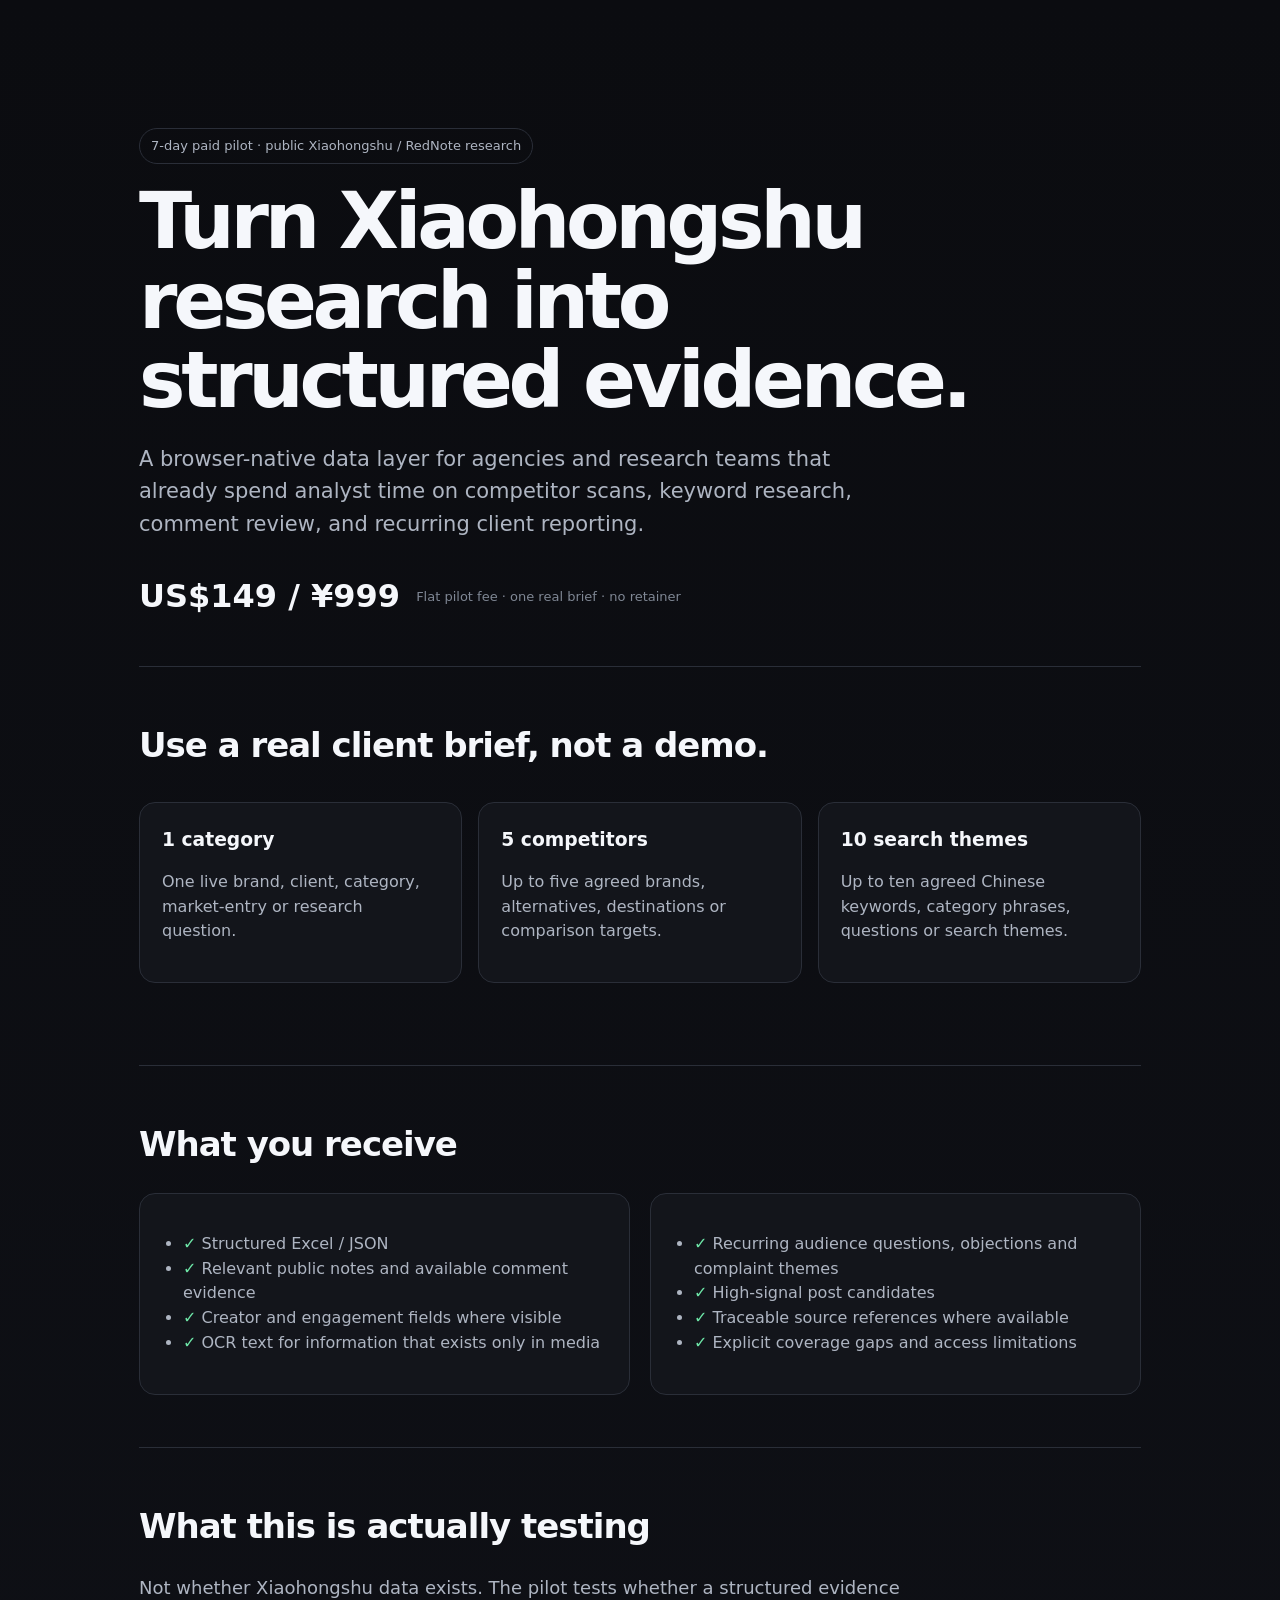
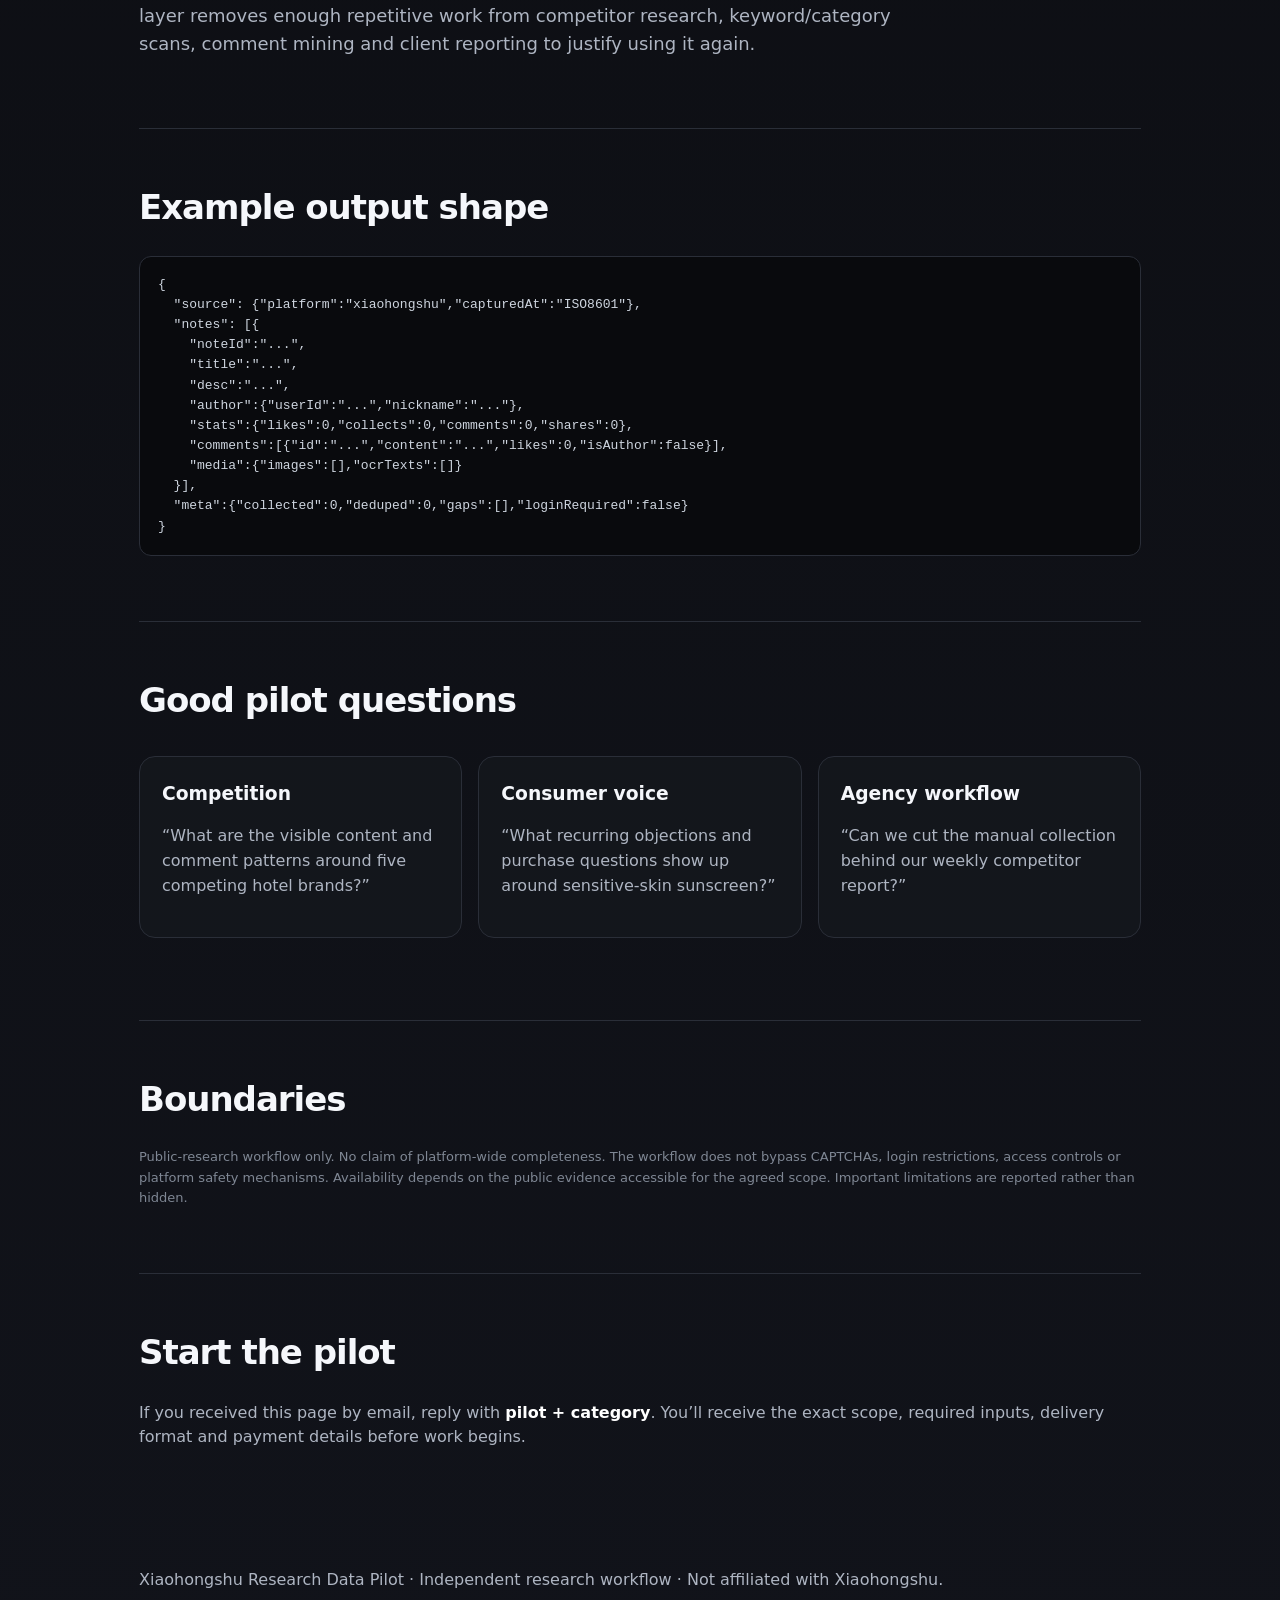
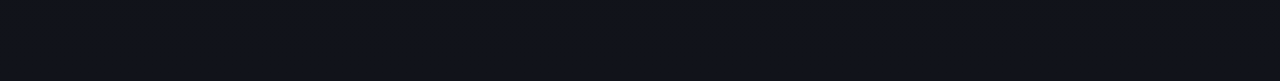
<file: docs/xhs-pilot/index.html>
<!doctype html>
<html lang="en">
<head>
<meta charset="utf-8" />
<meta name="viewport" content="width=device-width,initial-scale=1" />
<title>Xiaohongshu Research Data Pilot</title>
<style>
:root{--bg:#0b0c10;--card:#15171d;--text:#f5f7fb;--muted:#aeb5c2;--line:#2a2e38;--accent:#ff4d5a;--ok:#6ee7a8}*{box-sizing:border-box}body{margin:0;font-family:Inter,ui-sans-serif,system-ui,-apple-system,BlinkMacSystemFont,"Segoe UI",sans-serif;background:linear-gradient(180deg,#0b0c10,#11131a);color:var(--text);line-height:1.55}.wrap{max-width:1050px;margin:auto;padding:56px 24px 88px}.badge{display:inline-block;border:1px solid var(--line);padding:7px 11px;border-radius:999px;color:var(--muted);font-size:13px}.hero{padding:72px 0 44px}.hero h1{font-size:clamp(42px,7vw,78px);line-height:1.02;letter-spacing:-.055em;margin:18px 0 22px;max-width:900px}.hero p{font-size:21px;color:var(--muted);max-width:760px}.price{margin-top:32px;display:flex;gap:16px;align-items:center;flex-wrap:wrap}.price strong{font-size:32px}.cta{display:inline-block;background:var(--accent);color:white;padding:13px 18px;border-radius:10px;text-decoration:none;font-weight:700}.grid{display:grid;grid-template-columns:repeat(3,1fr);gap:16px;margin:30px 0}.card{background:rgba(21,23,29,.85);border:1px solid var(--line);border-radius:16px;padding:22px}.card h3{margin:0 0 10px}.card p,.card li{color:var(--muted)}.section{padding:52px 0;border-top:1px solid var(--line)}h2{font-size:34px;letter-spacing:-.03em;margin:0 0 22px}.two{display:grid;grid-template-columns:1fr 1fr;gap:20px}ul{padding-left:21px}.check{color:var(--ok)}pre{white-space:pre-wrap;background:#090a0d;border:1px solid var(--line);padding:18px;border-radius:12px;color:#ced5df;overflow:auto}.fine{font-size:13px;color:#7f8794}.footer{margin-top:50px;color:var(--muted)}@media(max-width:760px){.grid,.two{grid-template-columns:1fr}.hero{padding-top:42px}}
</style>
</head>
<body><main class="wrap">
<div class="hero">
<span class="badge">7-day paid pilot · public Xiaohongshu / RedNote research</span>
<h1>Turn Xiaohongshu research into structured evidence.</h1>
<p>A browser-native data layer for agencies and research teams that already spend analyst time on competitor scans, keyword research, comment review, and recurring client reporting.</p>
<div class="price"><strong>US$149 / ¥999</strong><span class="fine">Flat pilot fee · one real brief · no retainer</span></div>
</div>

<section class="section">
<h2>Use a real client brief, not a demo.</h2>
<div class="grid">
<div class="card"><h3>1 category</h3><p>One live brand, client, category, market-entry or research question.</p></div>
<div class="card"><h3>5 competitors</h3><p>Up to five agreed brands, alternatives, destinations or comparison targets.</p></div>
<div class="card"><h3>10 search themes</h3><p>Up to ten agreed Chinese keywords, category phrases, questions or search themes.</p></div>
</div>
</section>

<section class="section">
<h2>What you receive</h2>
<div class="two">
<div class="card"><ul>
<li><span class="check">✓</span> Structured Excel / JSON</li>
<li><span class="check">✓</span> Relevant public notes and available comment evidence</li>
<li><span class="check">✓</span> Creator and engagement fields where visible</li>
<li><span class="check">✓</span> OCR text for information that exists only in media</li>
</ul></div>
<div class="card"><ul>
<li><span class="check">✓</span> Recurring audience questions, objections and complaint themes</li>
<li><span class="check">✓</span> High-signal post candidates</li>
<li><span class="check">✓</span> Traceable source references where available</li>
<li><span class="check">✓</span> Explicit coverage gaps and access limitations</li>
</ul></div>
</div>
</section>

<section class="section">
<h2>What this is actually testing</h2>
<p style="max-width:780px;color:var(--muted);font-size:18px">Not whether Xiaohongshu data exists. The pilot tests whether a structured evidence layer removes enough repetitive work from competitor research, keyword/category scans, comment mining and client reporting to justify using it again.</p>
</section>

<section class="section">
<h2>Example output shape</h2>
<pre>{
  "source": {"platform":"xiaohongshu","capturedAt":"ISO8601"},
  "notes": [{
    "noteId":"...",
    "title":"...",
    "desc":"...",
    "author":{"userId":"...","nickname":"..."},
    "stats":{"likes":0,"collects":0,"comments":0,"shares":0},
    "comments":[{"id":"...","content":"...","likes":0,"isAuthor":false}],
    "media":{"images":[],"ocrTexts":[]}
  }],
  "meta":{"collected":0,"deduped":0,"gaps":[],"loginRequired":false}
}</pre>
</section>

<section class="section">
<h2>Good pilot questions</h2>
<div class="grid">
<div class="card"><h3>Competition</h3><p>“What are the visible content and comment patterns around five competing hotel brands?”</p></div>
<div class="card"><h3>Consumer voice</h3><p>“What recurring objections and purchase questions show up around sensitive-skin sunscreen?”</p></div>
<div class="card"><h3>Agency workflow</h3><p>“Can we cut the manual collection behind our weekly competitor report?”</p></div>
</div>
</section>

<section class="section">
<h2>Boundaries</h2>
<p class="fine">Public-research workflow only. No claim of platform-wide completeness. The workflow does not bypass CAPTCHAs, login restrictions, access controls or platform safety mechanisms. Availability depends on the public evidence accessible for the agreed scope. Important limitations are reported rather than hidden.</p>
</section>

<section class="section">
<h2>Start the pilot</h2>
<p style="color:var(--muted)">If you received this page by email, reply with <strong style="color:white">pilot + category</strong>. You’ll receive the exact scope, required inputs, delivery format and payment details before work begins.</p>
</section>

<div class="footer">Xiaohongshu Research Data Pilot · Independent research workflow · Not affiliated with Xiaohongshu.</div>
</main></body></html>
</file>
